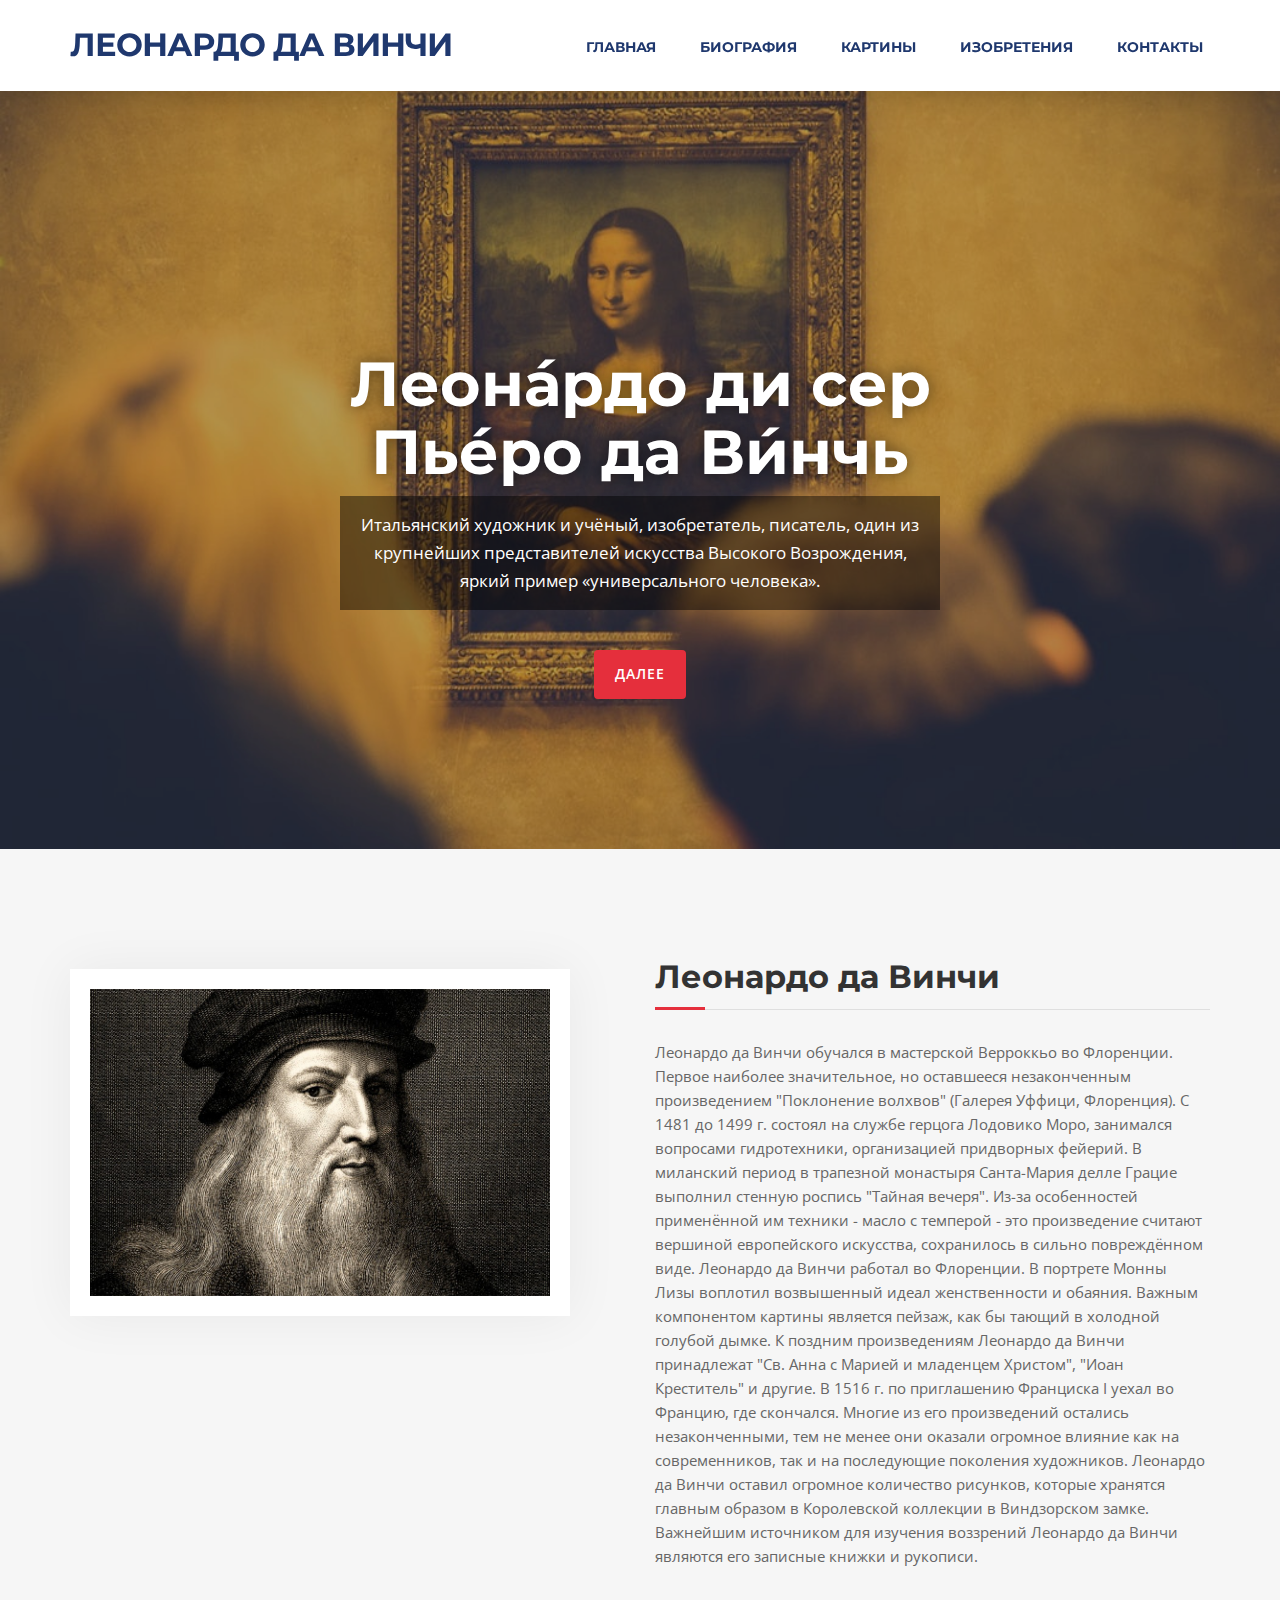
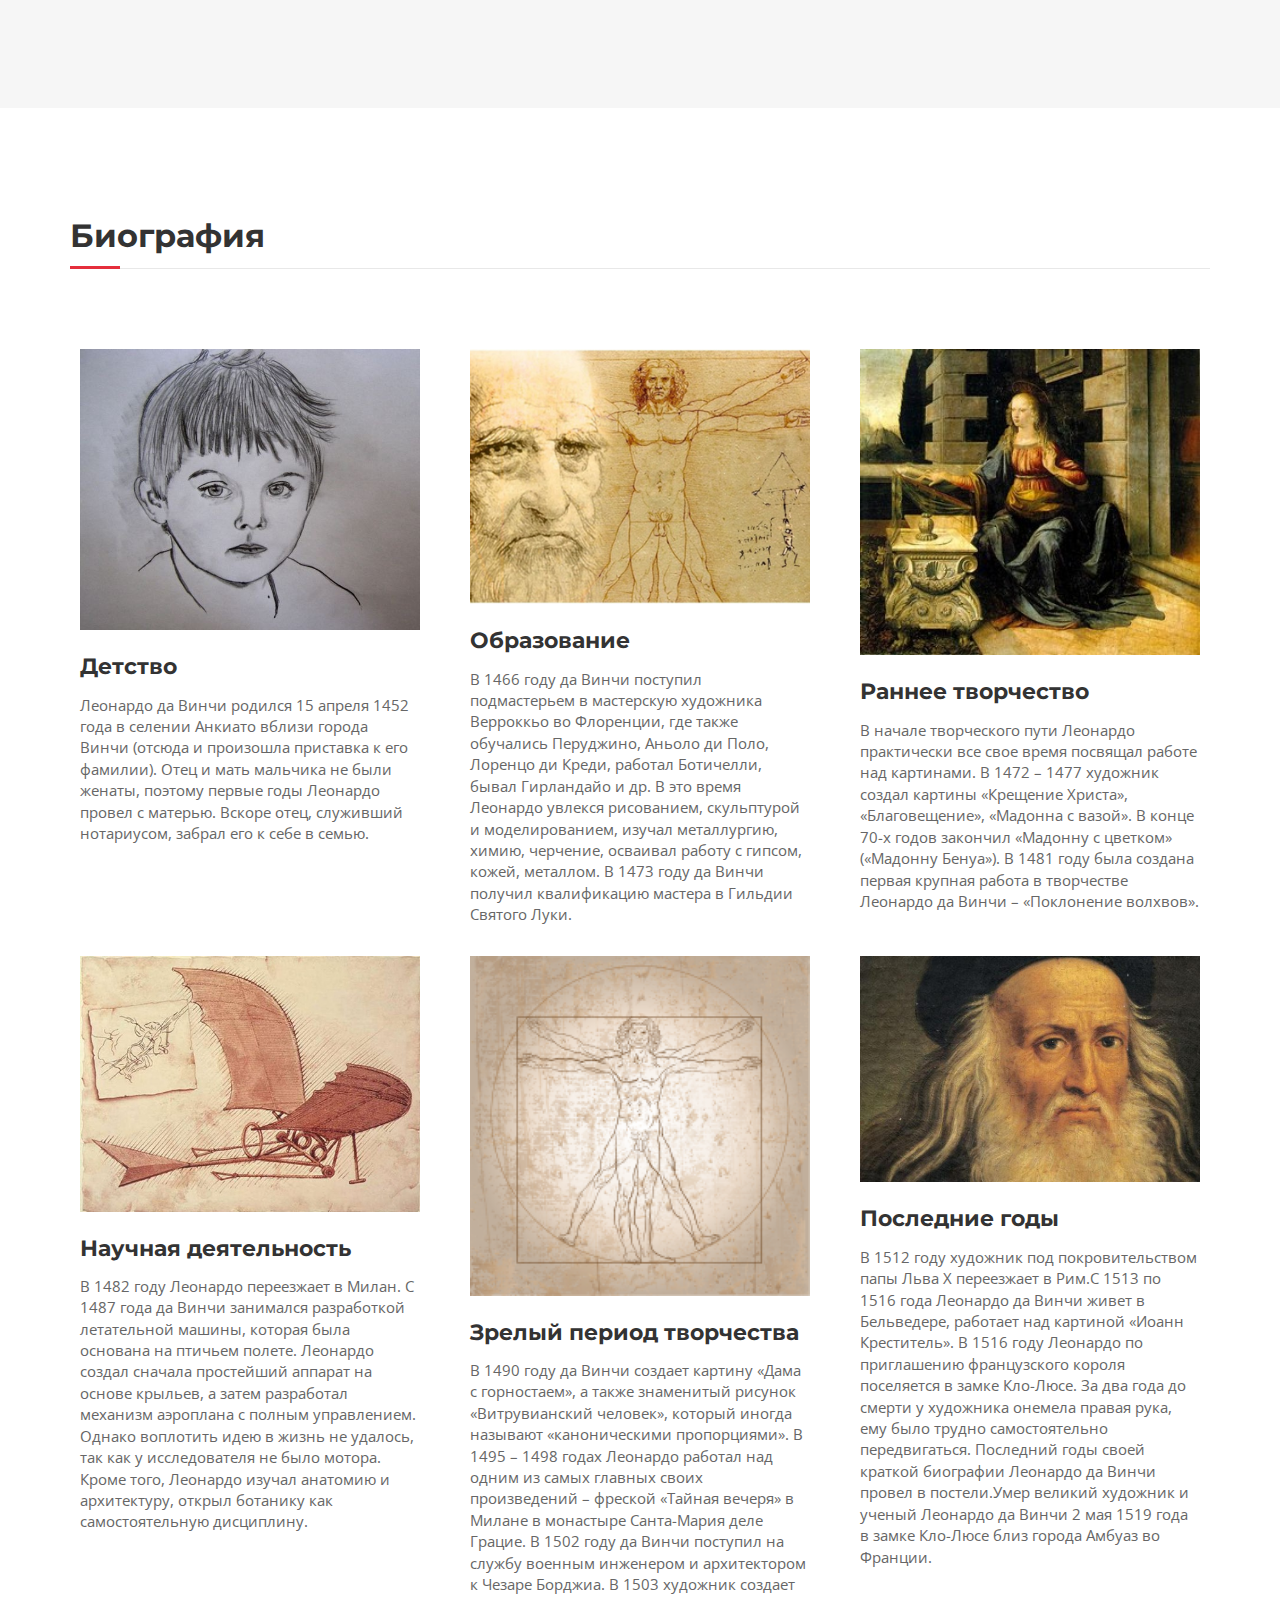
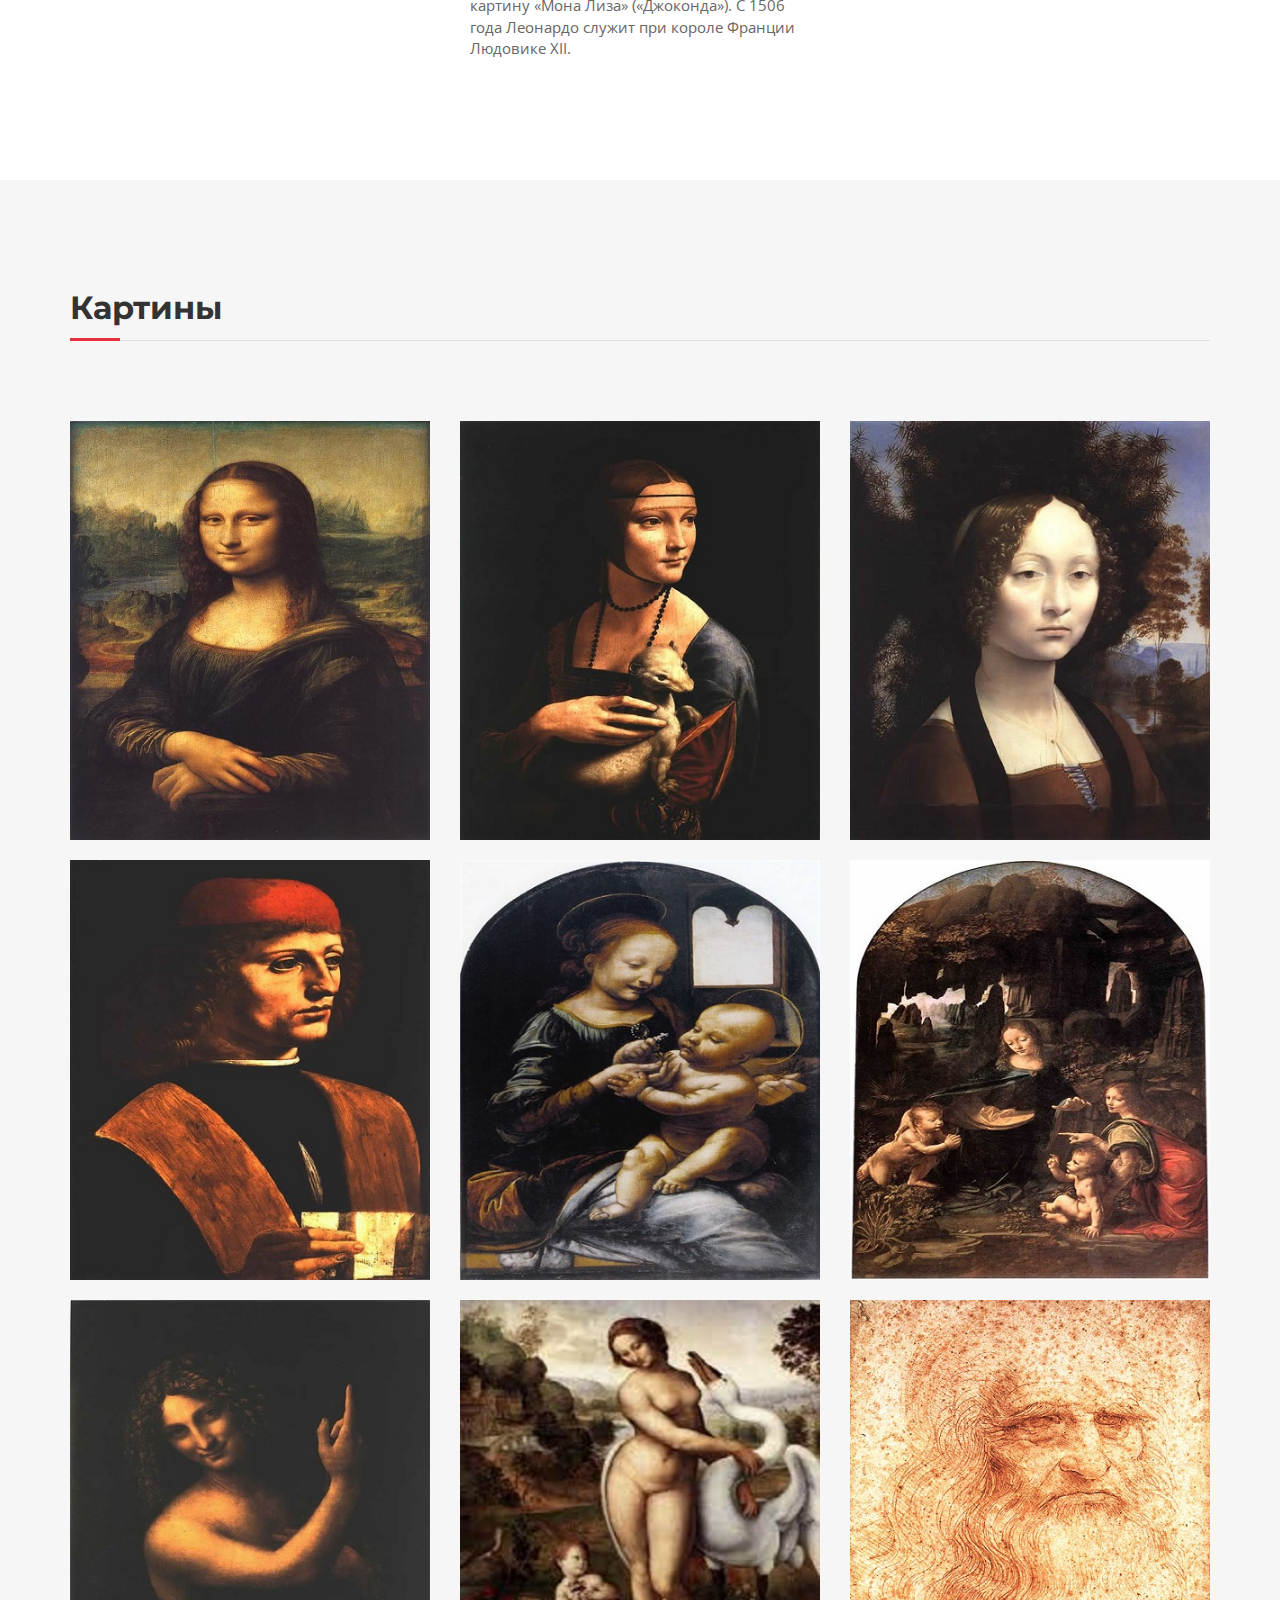
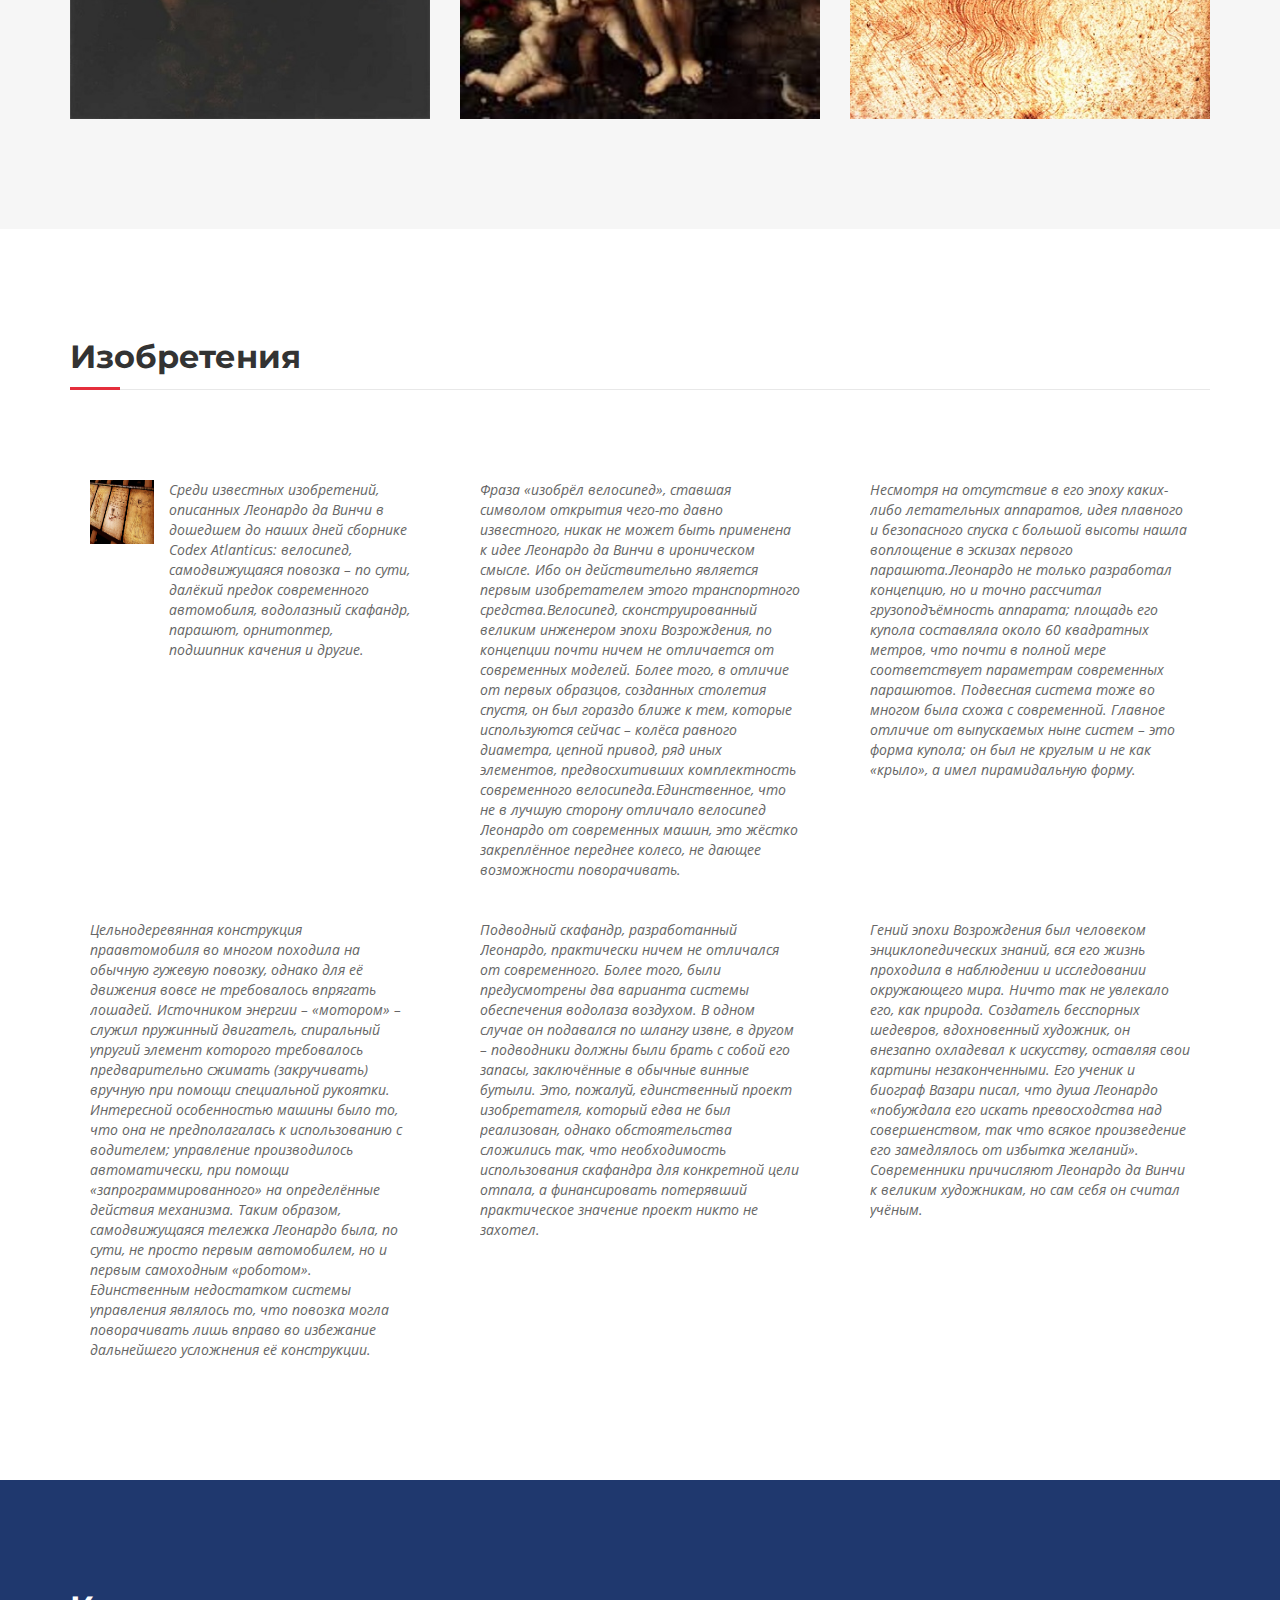
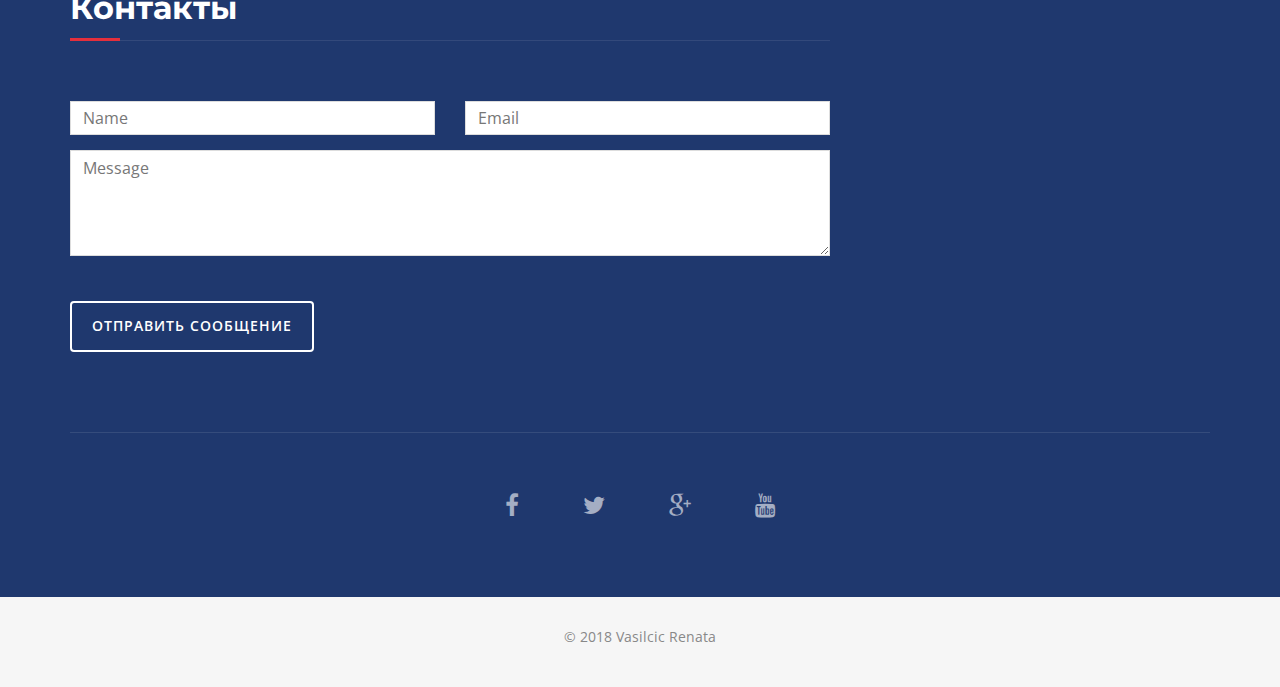
<file: sait3/index.html>
<!DOCTYPE html>
<html>
<head>
<meta charset="utf-8">
<meta name="viewport" content="width=device-width, initial-scale=1">
<title>Леонардо да Винчи</title>
<meta name="description" content="">
<meta name="author" content="">
<link rel="shortcut icon" href="img/favicon.ico" type="image/x-icon">
<link rel="apple-touch-icon" href="img/apple-touch-icon.png">
<link rel="apple-touch-icon" sizes="72x72" href="img/apple-touch-icon-72x72.png">
<link rel="apple-touch-icon" sizes="114x114" href="img/apple-touch-icon-114x114.png">
<link rel="stylesheet" type="text/css"  href="css/bootstrap.css">
<link rel="stylesheet" type="text/css" href="fonts/font-awesome/css/font-awesome.css">
<link rel="stylesheet" type="text/css" href="css/style.css">
<link rel="stylesheet" type="text/css" href="css/nivo-lightbox/nivo-lightbox.css">
<link rel="stylesheet" type="text/css" href="css/nivo-lightbox/default.css">
<link href="https://fonts.googleapis.com/css?family=Open+Sans:300,400,600,700" rel="stylesheet">
<link href="https://fonts.googleapis.com/css?family=Montserrat:400,700" rel="stylesheet">
</head>
<body id="page-top" data-spy="scroll" data-target=".navbar-fixed-top">
<nav id="menu" class="navbar navbar-default navbar-fixed-top">
  <div class="container"> 
    <div class="navbar-header">
      <button type="button" class="navbar-toggle collapsed" data-toggle="collapse" data-target="#bs-example-navbar-collapse-1"> <span class="sr-only"></span> <span class="icon-bar"></span> <span class="icon-bar"></span> <span class="icon-bar"></span> </button>
      <a class="navbar-brand page-scroll" href="#page-top"> Леонардо да Винчи</a>
    </div>
    <div class="collapse navbar-collapse" id="bs-example-navbar-collapse-1">
      <ul class="nav navbar-nav navbar-right">
        <li><a href="#about" class="page-scroll">Главная</a></li>
        <li><a href="#services" class="page-scroll">Биография</a></li>
        <li><a href="#portfolio" class="page-scroll">Картины</a></li>
        <li><a href="#testimonials" class="page-scroll">Изобретения</a></li>
        <li><a href="#contact" class="page-scroll">Контакты</a></li>
      </ul>
    </div> 
  </div>
</nav>
<header id="header">
  <div class="intro">
    <div class="overlay">
      <div class="container">
        <div class="row">
          <div class="col-md-8 col-md-offset-2 intro-text">
            <h1>Леона́рдо ди сер Пье́ро да Ви́нчь</h1>
            <p>Итальянский художник и учёный, изобретатель, писатель, один из крупнейших представителей искусства Высокого Возрождения, яркий пример «универсального человека».</p>
            <a href="#about" class="btn btn-custom btn-lg page-scroll">Далее</a> </div>
        </div>
      </div>
    </div>
  </div>
</header>
<div id="about">
  <div class="container">
    <div class="row">
      <div class="col-xs-12 col-md-6"> <img src="img/davinci.jpg" class="img-responsive" alt=""> </div>
      <div class="col-xs-12 col-md-6">
        <div class="about-text">
          <h2>Леонардо да Винчи</h2>
          <p>Леонардо да Винчи oбучался в мастерской Верроккьо во Флоренции. Первое наиболее значительное, но оставшееся незаконченным произведением "Поклонение волхвов" (Галерея Уффици, Флоренция). С 1481 до 1499 г. состоял на службе герцога Лодовико Моро, занимался вопросами гидротехники, организацией придворных фейерий.
		  В миланский период в трапезной монастыря Санта-Мария делле Грацие выполнил стенную роспись "Тайная вечеря". Из-за особенностей применённой им техники - масло с темперой - это произведение считают вершиной европейского искусства, сохранилось в сильно повреждённом виде.
          Леонардо да Винчи работал во Флоренции. В портрете Монны Лизы воплотил возвышенный идеал женственности и обаяния. Важным компонентом картины является пейзаж, как бы тающий в холодной голубой дымке. К поздним произведениям Леонардо да Винчи принадлежат "Св. Анна с Марией и младенцем Христом", "Иоан Креститель" и другие. В 1516 г. по приглашению Франциска I уехал во Францию, где скончался.
          Многие из его произведений остались незаконченными, тем не менее они оказали огромное влияние как на современников, так и на последующие поколения художников. Леонардо да Винчи оставил огромное количество рисунков, которые хранятся главным образом в Королевской коллекции в Виндзорском замке. Важнейшим источником для изучения воззрений Леонардо да Винчи являются его записные книжки и рукописи.</p>
        </div>
      </div>
    </div>
  </div>
</div>
<div id="services">
  <div class="container">
    <div class="section-title">
      <h2>Биография</h2>
    </div>
    <div class="row">
      <div class="col-md-4">
        <div class="service-media"> <img src="img/services/copilaria.jpg" alt=" "> </div>
        <div class="service-desc">
          <h3>Детство </h3>
          <p>Леонардо да Винчи родился 15 апреля 1452 года в селении Анкиато вблизи города Винчи (отсюда и произошла приставка к его фамилии). Отец и мать мальчика не были женаты, поэтому первые годы Леонардо провел с матерью. Вскоре отец, служивший нотариусом, забрал его к себе в семью.</p>
        </div>
      </div>
      <div class="col-md-4">
        <div class="service-media"> <img src="img/services/invatatura.jpg" alt=" "> </div>
        <div class="service-desc">
          <h3>Oбразование</h3>
          <p>В 1466 году да Винчи поступил подмастерьем в мастерскую художника Верроккьо во Флоренции, где также обучались Перуджино, Аньоло ди Поло, Лоренцо ди Креди, работал Ботичелли, бывал Гирландайо и др. В это время Леонардо увлекся рисованием, скульптурой и моделированием, изучал металлургию, химию, черчение, осваивал работу с гипсом, кожей, металлом. В 1473 году да Винчи получил квалификацию мастера в Гильдии Святого Луки.</p>
        </div>
      </div>
      <div class="col-md-4">
        <div class="service-media"> <img src="img/services/ranee.jpg" alt=" "> </div>
        <div class="service-desc">
          <h3>Раннее творчество</h3>
          <p>В начале творческого пути Леонардо практически все свое время посвящал работе над картинами. В 1472 – 1477 художник создал картины «Крещение Христа», «Благовещение», «Мадонна с вазой». В конце 70-х годов закончил «Мадонну с цветком» («Мадонну Бенуа»). В 1481 году была создана первая крупная работа в творчестве Леонардо да Винчи – «Поклонение волхвов».</p>
        </div>
      </div>
    </div>
    <div class="row">
      <div class="col-md-4">
        <div class="service-media"> <img src="img/services/masina.jpg" alt=" "> </div>
        <div class="service-desc">
          <h3>Научная деятельность</h3>
          <p>В 1482 году Леонардо переезжает в Милан. С 1487 года да Винчи занимался разработкой летательной машины, которая была основана на птичьем полете. Леонардо создал сначала простейший аппарат на основе крыльев, а затем разработал механизм аэроплана с полным управлением. Однако воплотить идею в жизнь не удалось, так как у исследователя не было мотора. Кроме того, Леонардо изучал анатомию и архитектуру, открыл ботанику как самостоятельную дисциплину.</p>
        </div>
      </div>
      <div class="col-md-4">
        <div class="service-media"> <img src="img/services/om.jpg" alt=" "> </div>
        <div class="service-desc">
          <h3>Зрелый период творчества</h3>
          <p>В 1490 году да Винчи создает картину «Дама с горностаем», а также знаменитый рисунок «Витрувианский человек», который иногда называют «каноническими пропорциями». В 1495 – 1498 годах Леонардо работал над одним из самых главных своих произведений – фреской «Тайная вечеря» в Милане в монастыре Санта-Мария деле Грацие.
          В 1502 году да Винчи поступил на службу военным инженером и архитектором к Чезаре Борджиа. В 1503 художник создает картину «Мона Лиза» («Джоконда»). С 1506 года Леонардо служит при короле Франции Людовике XII.</p>
        </div>
      </div>
      <div class="col-md-4">
        <div class="service-media"> <img src="img/services/vinci.jpg" alt=" "> </div>
        <div class="service-desc">
          <h3>Последние годы</h3>
          <p>В 1512 году художник под покровительством папы Льва Х переезжает в Рим.С 1513 по 1516 года Леонардо да Винчи живет в Бельведере, работает над картиной «Иоанн Креститель». В 1516 году Леонардо по приглашению французского короля поселяется в замке Кло-Люсе. За два года до смерти у художника онемела правая рука, ему было трудно самостоятельно передвигаться. Последний годы своей краткой биографии Леонардо да Винчи провел в постели.Умер великий художник и ученый Леонардо да Винчи 2 мая 1519 года в замке Кло-Люсе близ города Амбуаз во Франции.</p>
        </div>
      </div>
    </div>
  </div>
</div>
<div id="portfolio">
  <div class="container">
    <div class="section-title">
      <h2>Картины</h2>
    </div>
    <div class="row">
      <div class="portfolio-items">
        <div class="col-sm-6 col-md-4 col-lg-4">
          <div class="portfolio-item">
            <div class="hover-bg"> <a href="img/portfolio/mona.jpg" title="Мона Лиза" data-lightbox-gallery="gallery1">
              <div class="hover-text">
                <h4> Мона Лиза</h4>
              </div>
              <img src="img/portfolio/mona.jpg" class="img-responsive" alt=" Мона Лиза"> </a> </div>
          </div>
        </div>
        <div class="col-sm-6 col-md-4 col-lg-4">
          <div class="portfolio-item">
            <div class="hover-bg"> <a href="img/portfolio/gornastaem.jpg" title="Дама с горностаем" data-lightbox-gallery="gallery1">
              <div class="hover-text">
                <h4> Дама с горностаем</h4>
              </div>
              <img src="img/portfolio/gornastaem.jpg" class="img-responsive" alt="Дама с горностаем"> </a> </div>
          </div>
        </div>
        <div class="col-sm-6 col-md-4 col-lg-4">
          <div class="portfolio-item">
            <div class="hover-bg"> <a href="img/portfolio/benici.jpg" title="Портрет Жиневры де Бенчи" data-lightbox-gallery="gallery1">
              <div class="hover-text">
                <h4> Портрет Жиневры де Бенчи </h4>
              </div>
              <img src="img/portfolio/benici.jpg" class="img-responsive" alt="Портрет Жиневры де Бенчи"> </a> </div>
          </div>
        </div>
        <div class="col-sm-6 col-md-4 col-lg-4">
          <div class="portfolio-item">
            <div class="hover-bg"> <a href="img/portfolio/muzicant.jpg" title="Портрет музыканта" data-lightbox-gallery="gallery1">
              <div class="hover-text">
                <h4>Портрет музыканта </h4>
              </div>
              <img src="img/portfolio/muzicant.jpg" class="img-responsive" alt="Портрет музыканта"> </a> </div>
          </div>
        </div>
        <div class="col-sm-6 col-md-4 col-lg-4">
          <div class="portfolio-item">
            <div class="hover-bg"> <a href="img/portfolio/floarea.jpg" title=" Мадонна с цветком" data-lightbox-gallery="gallery1">
              <div class="hover-text">
                <h4> Мадонна с цветком</h4>
              </div>
              <img src="img/portfolio/floarea.jpg" class="img-responsive" alt=" Мадонна с цветком"> </a> </div>
          </div>
        </div>
        <div class="col-sm-6 col-md-4 col-lg-4">
          <div class="portfolio-item">
            <div class="hover-bg"> <a href="img/portfolio/grote.jpg" title="Мадонна в гроте" data-lightbox-gallery="gallery1">
              <div class="hover-text">
                <h4>Мадонна в гроте</h4>
              </div>
              <img src="img/portfolio/grote.jpg" class="img-responsive" alt="Мадонна в гроте"> </a> </div>
          </div>
        </div>
        <div class="col-sm-6 col-md-4 col-lg-4">
          <div class="portfolio-item">
            <div class="hover-bg"> <a href="img/portfolio/ion.jpg" title="Иоанн Креститель" data-lightbox-gallery="gallery1">
              <div class="hover-text">
                <h4>Иоанн Креститель</h4>
              </div>
              <img src="img/portfolio/ion.jpg" class="img-responsive" alt="Иоанн Креститель"> </a> </div>
          </div>
        </div>
        <div class="col-sm-6 col-md-4 col-lg-4">
          <div class="portfolio-item">
            <div class="hover-bg"> <a href="img/portfolio/lediculebeda.jpg" title="Леди с лебедем" data-lightbox-gallery="gallery1">
              <div class="hover-text">
                <h4>Леди с лебедем</h4>
              </div>
              <img src="img/portfolio/lediculebeda.jpg" class="img-responsive" alt="Леди с лебедем"> </a> </div>
          </div>
        </div>
        <div class="col-sm-6 col-md-4 col-lg-4">
          <div class="portfolio-item">
            <div class="hover-bg"> <a href="img/portfolio/portret.jpg" title="Автопортрет" data-lightbox-gallery="gallery1">
              <div class="hover-text">
                <h4>Автопортрет </h4>
              </div>
              <img src="img/portfolio/portret.jpg" class="img-responsive" alt="Автопортрет"> </a> </div>
          </div>
        </div>
      </div>
    </div>
  </div>
</div>
<div id="testimonials">
  <div class="container">
    <div class="section-title">
      <h2>Изобретения</h2>
    </div>
    <div class="row">
      <div class="col-md-4">
        <div class="testimonial">
          <div class="testimonial-image"> <img src="img/testimonials/1.jpg" alt=""> </div>
          <div class="testimonial-content">
            <p>Среди известных изобретений, описанных Леонардо да Винчи в дошедшем до наших дней сборнике Codex Atlanticus: велосипед, самодвижущаяся повозка – по сути, далёкий предок современного автомобиля, водолазный скафандр, парашют, орнитоптер, подшипник качения и другие.</p>
          </div>
        </div>
      </div>
      <div class="col-md-4">
        <div class="testimonial"> 
          <div class="testimonial-content">
            <p>Фраза «изобрёл велосипед», ставшая символом открытия чего-то давно известного, никак не может быть применена к идее Леонардо да Винчи в ироническом смысле. Ибо он действительно является первым изобретателем этого транспортного средства.Велосипед, сконструированный великим инженером эпохи Возрождения, по концепции почти ничем не отличается от современных моделей. Более того, в отличие от первых образцов, созданных столетия спустя, он был гораздо ближе к тем, которые используются сейчас – колёса равного диаметра, цепной привод, ряд иных элементов, предвосхитивших комплектность современного велосипеда.Единственное, что не в лучшую сторону отличало велосипед Леонардо от современных машин, это жёстко закреплённое переднее колесо, не дающее возможности поворачивать.</p>
          </div>
        </div>
      </div>
      <div class="col-md-4">
        <div class="testimonial">
          <div class="testimonial-content">
            <p>Несмотря на отсутствие в его эпоху каких-либо летательных аппаратов, идея плавного и безопасного спуска с большой высоты нашла воплощение в эскизах первого парашюта.Леонардо не только разработал концепцию, но и точно рассчитал грузоподъёмность аппарата; площадь его купола составляла около 60 квадратных метров, что почти в полной мере соответствует параметрам современных парашютов. Подвесная система тоже во многом была схожа с современной. Главное отличие от выпускаемых ныне систем – это форма купола; он был не круглым и не как «крыло», а имел пирамидальную форму.</p>
          </div>
        </div>
      </div>
      <div class="row"> </div>
      <div class="col-md-4">
        <div class="testimonial">
          <div class="testimonial-content">
            <p>Цельнодеревянная конструкция праавтомобиля во многом походила на обычную гужевую повозку, однако для её движения вовсе не требовалось впрягать лошадей. Источником энергии – «мотором» – служил пружинный двигатель, спиральный упругий элемент которого требовалось предварительно сжимать (закручивать) вручную при помощи специальной рукоятки. Интересной особенностью машины было то, что она не предполагалась к использованию с водителем; управление производилось автоматически, при помощи «запрограммированного» на определённые действия механизма. Таким образом, самодвижущаяся тележка Леонардо была, по сути, не просто первым автомобилем, но и первым самоходным «роботом». Единственным недостатком системы управления являлось то, что повозка могла поворачивать лишь вправо во избежание дальнейшего усложнения её конструкции.</p>
          </div>
        </div>
      </div>
      <div class="col-md-4">
        <div class="testimonial">
          <div class="testimonial-content">
            <p>Подводный скафандр, разработанный Леонардо, практически ничем не отличался от современного. Более того, были предусмотрены два варианта системы обеспечения водолаза воздухом. В одном случае он подавался по шлангу извне, в другом – подводники должны были брать с собой его запасы, заключённые в обычные винные бутыли. Это, пожалуй, единственный проект изобретателя, который едва не был реализован, однако обстоятельства сложились так, что необходимость использования скафандра для конкретной цели отпала, а финансировать потерявший практическое значение проект никто не захотел.</p>
          </div>
        </div>
      </div>
      <div class="col-md-4">
        <div class="testimonial">
          <div class="testimonial-content">
            <p>Гений эпохи Возрождения был человеком энциклопедических знаний, вся его жизнь проходила в наблюдении и исследовании окружающего мира. Ничто так не увлекало его, как природа. Создатель бесспорных шедевров, вдохновенный художник, он внезапно охладевал к искусству, оставляя свои картины незаконченными. Его ученик и биограф Вазари писал, что душа Леонардо «побуждала его искать превосходства над совершенством, так что всякое произведение его замедлялось от избытка желаний». Современники причисляют Леонардо да Винчи к великим художникам, но сам себя он считал учёным.</p>
          </div>
        </div>
      </div>
    </div>
  </div>
</div>
<div id="contact">
  <div class="container">
    <div class="col-md-8">
      <div class="row">
        <div class="section-title">
          <h2>Контакты</h2>
        </div>
        <form name="sentMessage" id="contactForm" novalidate>
          <div class="row">
            <div class="col-md-6">
              <div class="form-group">
                <input type="text" id="name" class="form-control" placeholder="Name" required="required">
                <p class="help-block text-danger"></p>
              </div>
            </div>
            <div class="col-md-6">
              <div class="form-group">
                <input type="email" id="email" class="form-control" placeholder="Email" required="required">
                <p class="help-block text-danger"></p>
              </div>
            </div>
          </div>
          <div class="form-group">
            <textarea name="message" id="message" class="form-control" rows="4" placeholder="Message" required></textarea>
            <p class="help-block text-danger"></p>
          </div>
          <div id="success"></div>
          <button type="submit" class="btn btn-custom btn-lg">Отправить сообщение</button>
        </form>
      </div>
    </div>
    <div class="col-md-12">
      <div class="row">
        <div class="social">
          <ul>
            <li><a href="#"><i class="fa fa-facebook"></i></a></li>
            <li><a href="#"><i class="fa fa-twitter"></i></a></li>
            <li><a href="#"><i class="fa fa-google-plus"></i></a></li>
            <li><a href="#"><i class="fa fa-youtube"></i></a></li>
          </ul>
        </div>
      </div>
    </div>
  </div>
</div>
<div id="footer">
  <div class="container text-center">
    <p>&copy; 2018 Vasilcic Renata </p>
  </div>
</div>
<script type="text/javascript" src="js/jquery.1.11.1.js"></script> 
<script type="text/javascript" src="js/bootstrap.js"></script> 
<script type="text/javascript" src="js/SmoothScroll.js"></script> 
<script type="text/javascript" src="js/nivo-lightbox.js"></script> 
<script type="text/javascript" src="js/jqBootstrapValidation.js"></script> 
<script type="text/javascript" src="js/contact_me.js"></script> 
<script type="text/javascript" src="js/main.js"></script>
</body>
</html>
</file>
<file: sait3/css/style.css>
body, html {
	font-family: 'Open Sans', sans-serif;
	text-rendering: optimizeLegibility !important;
	-webkit-font-smoothing: antialiased !important;
	color: #666;
	font-weight: 400;
	width: 100% !important;
	height: 100% !important;
}
h2 {
	font-family: 'Montserrat', sans-serif;
	margin: 0 0 20px 0;
	font-weight: 700;
	font-size: 32px;
	color: #333;
}
h3 {
	font-family: 'Montserrat', sans-serif;
	font-size: 22px;
	font-weight: 700;
	color: #333;
}
h4 {
	font-size: 18px;
	color: #333;
}
h5 {
	text-transform: uppercase;
	font-weight: 700;
	line-height: 20px;
}
p {
	font-size: 15px;
}
p.intro {
	margin: 12px 0 0;
	line-height: 24px;
}
a {
	color: #1f386e;
	font-weight: 400;
}
a:hover, a:focus {
	text-decoration: none;
	color: #e52f3c;
}
ul, ol {
	list-style: none;
}
ul, ol {
	padding: 0;
	webkit-padding: 0;
	moz-padding: 0;
}
hr {
	height: 2px;
	width: 70px;
	text-align: center;
	position: relative;
	background: #1E7A46;
	margin-bottom: 20px;
	border: 0;
}
#menu {
	padding: 20px;
	transition: all 0.8s;
}
#menu.navbar-default {
	background-color: #fff;
	border-color: rgba(231, 231, 231, 0);
	box-shadow: 0 0 30px rgba(0,0,0,0.2)
}
#menu a.navbar-brand {
	font-family: 'Montserrat', sans-serif;
	font-size: 32px;
	font-weight: 700;
	color: #1f386e;
	text-transform: uppercase;
	letter-spacing: -1px;
}
#menu.navbar-default .navbar-nav > li > a {
	font-family: 'Montserrat', sans-serif;
	text-transform: uppercase;
	color: #1f386e;
	font-size: 14px;
	font-weight: 700;
	padding: 8px 2px;
	border-radius: 0;
	margin: 9px 20px 0 20px;
}
#menu.navbar-default .navbar-nav > li > a:hover {
	color: #ce2a36;
}
.navbar-default .navbar-nav > .active > a, .navbar-default .navbar-nav > .active > a:hover, .navbar-default .navbar-nav > .active > a:focus {
	color: #ce2a36 !important;
	background-color: transparent;
}
#menu .phone {
	font-family: 'Montserrat', sans-serif;
	margin: 4px 0 0 120px;
	float: left;
	font-size: 16px;
	font-weight: 400;
	color: #999;
}
#menu .phone span {
	font-size: 14px;
	display: block;
	color: #1f386e;
}
.navbar-toggle {
	border-radius: 0;
}
.navbar-default .navbar-toggle:hover, .navbar-default .navbar-toggle:focus {
	background-color: #fff;
	border-color: #fff;
}
.navbar-default .navbar-toggle:hover>.icon-bar {
	background-color: #1b6d3f;
}
.section-title {
	margin-bottom: 70px;
}
.section-title h2 {
	position: relative;
	margin-top: 10px;
	margin-bottom: 15px;
	padding-bottom: 15px;
	border-bottom: 1px solid rgba(0, 0, 0, 0.09);
}
.section-title h2::after {
	position: absolute;
	content: "";
	background-color: #e52f3c;
	height: 3px;
	width: 50px;
	bottom: -1px;
	left: 0;
}
.btn-custom {
	text-transform: uppercase;
	color: #fff;
	background-color: #e52f3c;
	padding: 14px 20px;
	letter-spacing: 1px;
	margin: 0;
	font-size: 14px;
	font-weight: 600;
	border-radius: 4px;
	transition: all 0.3s;
}
.btn-custom:hover, .btn-custom:focus, .btn-custom.focus, .btn-custom:active, .btn-custom.active {
	color: #fff;
	background-color: #1f386e;
}
.btn:active, .btn.active {
	background-image: none;
	outline: 0;
	-webkit-box-shadow: none;
	box-shadow: none;
}
a:focus, .btn:focus, .btn:active:focus, .btn.active:focus, .btn.focus, .btn:active.focus, .btn.active.focus {
	outline: none;
	outline-offset: none;
}
.intro {
	display: table;
	width: 100%;
	padding: 0;
	background: url(../img/mona.jpg) center center no-repeat;
	background-color: #e5e5e5;
	-webkit-background-size: cover;
	-moz-background-size: cover;
	background-size: cover;
	-o-background-size: cover;
}
.intro .overlay {
	background: rgba(0,0,0,0.3);
}
.intro h1 {
	font-family: 'Montserrat', sans-serif;
	color: #fff;
	font-size: 62px;
	font-weight: 700;
	margin-top: 0;
	margin-bottom: 10px;
	text-shadow: 0 0 15px rgba(0,0,0,0.5)
}
.intro p {
	color: #fff;
	font-size: 17px;
	line-height: 28px;
	padding: 15px;
	max-width: 600px;
	margin: 0 auto;
	margin-bottom: 40px;
	background: rgba(0,0,0,.45);
}
header .intro-text {
	padding-top: 350px;
	padding-bottom: 150px;
	text-align: center;
}
/* Get Touch Section */
#get-touch {
	padding: 40px 0 30px;
	color: rgba(255,255,255,.7);
	background: #1f386e;
}
#get-touch h3 {
	font-size: 24px;
	font-weight: 400;
	color: #fff;
	margin: 0 0 10px 0;
}
#get-touch .btn-custom {
	margin: 0;
	background: transparent;
	border: 2px solid #fff;
}
#get-touch .btn-custom:hover {
	color: #1f386e;
	background: #fff;
	border: 2px solid #fff;
}
/* About Section */
#about {
	padding: 110px 0;
	background: #f6f6f6;
}
#about h3 {
	font-size: 22px;
	margin: 0 0 20px 0;
}
#about h2 {
	position: relative;
	margin-bottom: 15px;
	padding-bottom: 15px;
	border-bottom: 1px solid rgba(0, 0, 0, 0.09);
}
#about h2::after {
	position: absolute;
	content: "";
	background-color: #e52f3c;
	height: 3px;
	width: 50px;
	bottom: -1px;
	left: 0;
}
#about .about-text li {
	margin-bottom: 6px;
	margin-left: 6px;
	list-style: none;
	padding: 0;
}
#about .about-text li:before {
	content: '\f00c';
	font-family: 'FontAwesome';
	color: #1f386e;
	font-size: 11px;
	font-weight: 300;
	padding-right: 8px;
}
#about img {
	padding: 20px;
	width: 500px;
	margin-top: 10px;
	background: #fff;
	border-right: 0;
	box-shadow: 0 0 50px rgba(0,0,0,0.06);
}
#about p {
	line-height: 24px;
	margin: 30px 0;
}
/* Services Section */
#services {
	padding: 100px 0;
}
#services .service-media {
	margin: 10px;
}
#services .service-media img {
	position: relative;
	display: block;
	width: 100%;
	height: auto;
}
#services .service-desc {
	margin: 10px 10px 20px;
}
#services h3 {
	font-weight: 700;
	padding: 5px 0;
}
#services .service-desc hr {
	margin-left: 0;
}
/* Portfolio Section */
#portfolio {
	padding: 100px 0;
	background: #f6f6f6;
}
.portfolio-item {
	margin: 10px 0;
	position:sticky;
}
.portfolio-item .hover-bg {
	overflow: hidden;
	position: relative;
}
.hover-bg .hover-text {
	position: absolute;
	text-align: center;
	margin: 0 auto;
	color: #fff;
	background: rgba(31, 56, 110, 0.8);
	padding: 30% 0 0 0;
	height: 100%;
	width: 100%;
	opacity: 0;
	transition: all 0.5s;
}
.hover-bg .hover-text>h4 {
	opacity: 0;
	color: #fff;
	-webkit-transform: translateY(100%);
	transform: translateY(100%);
	transition: all 0.3s;
	font-size: 17px;
	letter-spacing: 1px;
	font-weight: 400;
	text-transform: uppercase;
}
.hover-bg:hover .hover-text>h4 {
	opacity: 1;
	-webkit-backface-visibility: hidden;
	-webkit-transform: translateY(0);
	transform: translateY(0);
}
.hover-bg:hover .hover-text {
	opacity: 1;
}
/* Testimonials Section */
#testimonials {
	padding: 100px 0;
}
#testimonials i {
	color: #e6e6e6;
	font-size: 32px;
	margin-bottom: 20px;
}
.testimonial {
	position: relative;
	padding: 20px;
}
.testimonial-image {
	float: left;
	margin-right: 15px;
}
.testimonial-image, .testimonial-image img {
	display: block;
	width: 64px;
	height: 64px;
}
.testimonial-content {
	position: relative;
	overflow: hidden;
}
.testimonial-content p {
	margin-bottom: 0;
	font-size: 14px;
	font-style: italic;
}
.testimonial-meta {
	margin-top: 10px;
	font-size: 13px;
	font-weight: bold;
	text-transform: uppercase;
}
/* Contact Section */
#contact {
	padding: 100px 0 60px 0;
	background: #1f386e;
	color: rgba(255,255,255,.65);
}
#contact .section-title {
	margin-bottom: 40px;
}
#contact h2 {
	color: #fff;
	margin-top: 10px;
	margin-bottom: 15px;
	padding-bottom: 15px;
	border-bottom: 1px solid rgba(255, 255, 255, 0.09);
}
#contact h4 {
	color: #fff;
	margin-top: 22px;
	margin-bottom: 60px;
	padding-bottom: 20px;
	border-bottom: 1px solid rgba(255, 255, 255, 0.09);
}
#contact form {
	padding-top: 20px;
}
#contact h3 {
	font-size: 17px;
	font-weight: 600;
}
#contact .text-danger {
	color: #cc0033;
	text-align: left;
}
#contact .btn-custom {
	margin: 30px 0;
	background: transparent;
	border: 2px solid #fff;
}
#contact .btn-custom:hover {
	color: #1f386e;
	background: #fff;
}
label {
	font-size: 12px;
	font-weight: 400;
	font-family: 'Open Sans', sans-serif;
	float: left;
}
#contact .form-control {
	display: block;
	width: 100%;
	padding: 6px 12px;
	font-size: 16px;
	line-height: 1.42857143;
	color: #444;
	background-color: #fff;
	background-image: none;
	border: 1px solid #ddd;
	border-radius: 0;
	-webkit-box-shadow: none;
	box-shadow: none;
	-webkit-transition: none;
	-o-transition: none;
	transition: none;
}
#contact .form-control:focus {
	border-color: #999;
	outline: 0;
	-webkit-box-shadow: transparent;
	box-shadow: transparent;
}
.form-control::-webkit-input-placeholder {
color: #777;
}
.form-control:-moz-placeholder {
color: #777;
}
.form-control::-moz-placeholder {
color: #777;
}
.form-control:-ms-input-placeholder {
color: #777;
}
#contact .contact-item {
	margin: 20px 0;
}
#contact .contact-item span {
	color: rgba(255,255,255,1);
	display: block;
}
#contact .social {
	border-top: 1px solid rgba(255,255,255,0.1);
	padding-top: 50px;
	margin-top: 50px;
	text-align: center;
}
#contact .social ul li {
	display: inline-block;
	margin: 0 20px;
}
#contact .social i.fa {
	font-size: 24px;
	padding: 10px;
	color: rgba(255,255,255,0.6);
	transition: all 0.3s;
}
#contact .social i.fa:hover {
	color: #fff;
}
/* Footer Section*/
#footer {
	background: #f6f6f6;
	padding: 30px 0;
}
#footer p {
	color: #888;
	font-size: 14px;
}
#footer a {
	color: #1f386e;
}
#footer a:hover {
	color: #e52f3c;
}

@media (max-width: 768px) {
#about img {
	margin: 50px 0;
}
}
</file>
<file: sait3/css/nivo-lightbox/default.css>
/*
 * Nivo Lightbox Default Theme v1.0
 * http://dev7studios.com/nivo-lightbox
 *
 * Copyright 2013, Dev7studios
 * Free to use and abuse under the MIT license.
 * http://www.opensource.org/licenses/mit-license.php
 */
 
 .nivo-lightbox-theme-default * {
    -webkit-box-sizing: initial !important;
    -moz-box-sizing: initial !important;
    box-sizing: initial !important;
 }
.nivo-lightbox-theme-default.nivo-lightbox-overlay { 
	background: #666;
	background: rgba(0,0,0,0.6); 
}
.nivo-lightbox-theme-default .nivo-lightbox-content.nivo-lightbox-loading { background: url(loading.gif) no-repeat 50% 50%; }

.nivo-lightbox-theme-default .nivo-lightbox-nav {
	top: 10%;
	width: 8%;
	height: 80%;
	text-indent: -9999px;
	background-repeat: no-repeat;
	background-position: 50% 50%;
	opacity: 0.5;
}
.nivo-lightbox-theme-default .nivo-lightbox-nav:hover { 
	opacity: 1; 
	background-color: transparent;
}
.nivo-lightbox-theme-default .nivo-lightbox-prev { 
	background-image: url(prev.png); 
	border-radius: 0 3px 3px 0;
}
.nivo-lightbox-theme-default .nivo-lightbox-next { 
	background-image: url(next.png); 
	border-radius: 3px 0 0 3px;
}

.nivo-lightbox-theme-default .nivo-lightbox-close {
	display: block;
	background: url(close.png) no-repeat 5px 5px;
	width: 16px;
	height: 16px;
	text-indent: -9999px;
	padding: 5px;
	opacity: 0.5;
}
.nivo-lightbox-theme-default .nivo-lightbox-close:hover { opacity: 1; }

.nivo-lightbox-theme-default .nivo-lightbox-title-wrap { bottom: -7%; }
.nivo-lightbox-theme-default .nivo-lightbox-title {
	font: 14px/20px 'Helvetica Neue', Helvetica, Arial, sans-serif;
	font-style: normal;
	font-weight: normal;
	background: #000;
	color: #fff;
	padding: 7px 15px;
	border-radius: 30px;
}

.nivo-lightbox-theme-default .nivo-lightbox-image img {
	background: #fff;
	-webkit-box-shadow: 0px 1px 1px rgba(0,0,0,0.4);
	   -moz-box-shadow: 0px 1px 1px rgba(0,0,0,0.4);
	        box-shadow: 0px 1px 1px rgba(0,0,0,0.4);
}
.nivo-lightbox-theme-default .nivo-lightbox-ajax,
.nivo-lightbox-theme-default .nivo-lightbox-inline {
	background: #fff;
	padding: 40px;
	-webkit-box-shadow: 0px 1px 1px rgba(0,0,0,0.4);
	   -moz-box-shadow: 0px 1px 1px rgba(0,0,0,0.4);
	        box-shadow: 0px 1px 1px rgba(0,0,0,0.4);
}

@media (-webkit-min-device-pixel-ratio: 1.3),
       (-o-min-device-pixel-ratio: 2.6/2),
       (min--moz-device-pixel-ratio: 1.3),
       (min-device-pixel-ratio: 1.3),
       (min-resolution: 1.3dppx) {

	.nivo-lightbox-theme-default .nivo-lightbox-content.nivo-lightbox-loading { 
		background-image: url(loading@2x.gif); 
		background-size: 32px 32px;
	}
	.nivo-lightbox-theme-default .nivo-lightbox-prev { 
		background-image: url(prev@2x.png); 
		background-size: 48px 48px;
	}
	.nivo-lightbox-theme-default .nivo-lightbox-next { 
		background-image: url(next@2x.png); 
		background-size: 48px 48px;
	}
	.nivo-lightbox-theme-default .nivo-lightbox-close { 
		background-image: url(close@2x.png); 
		background-size: 16px 16px;
	}
	
}
</file>
